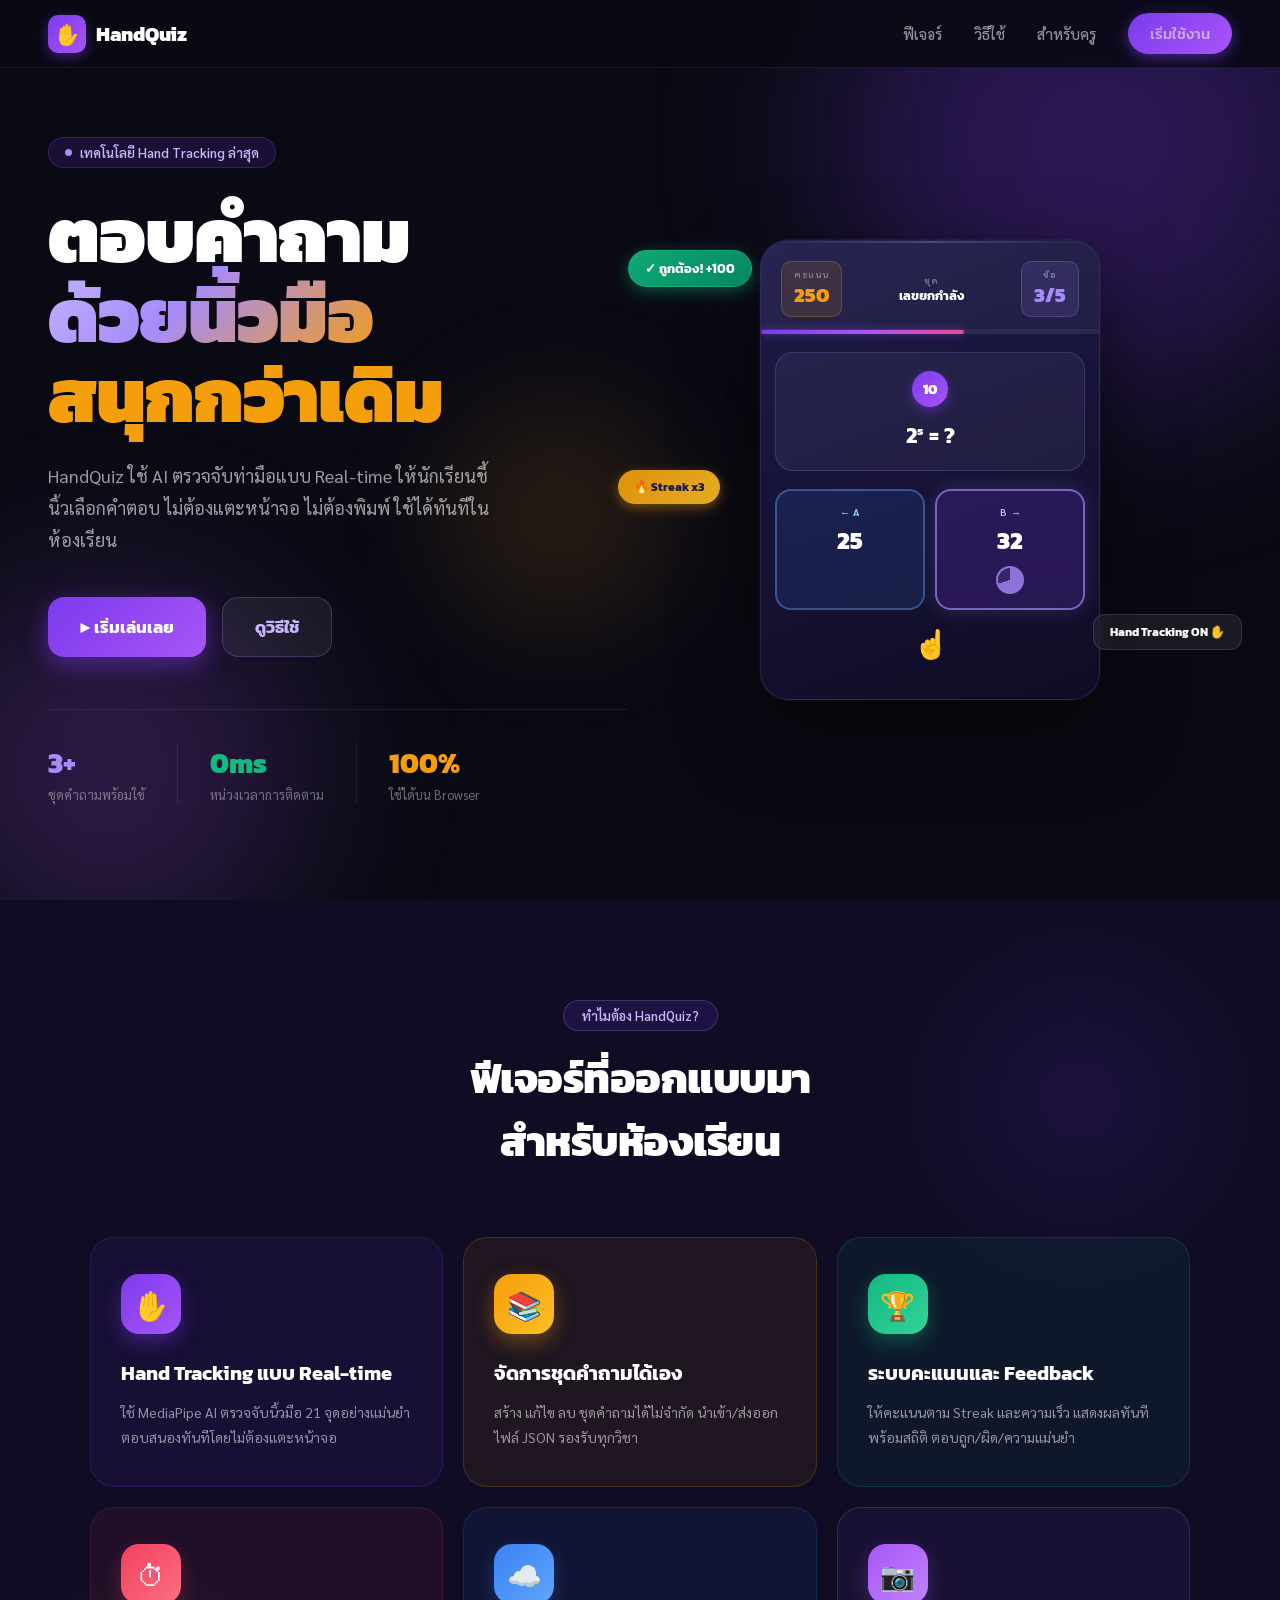
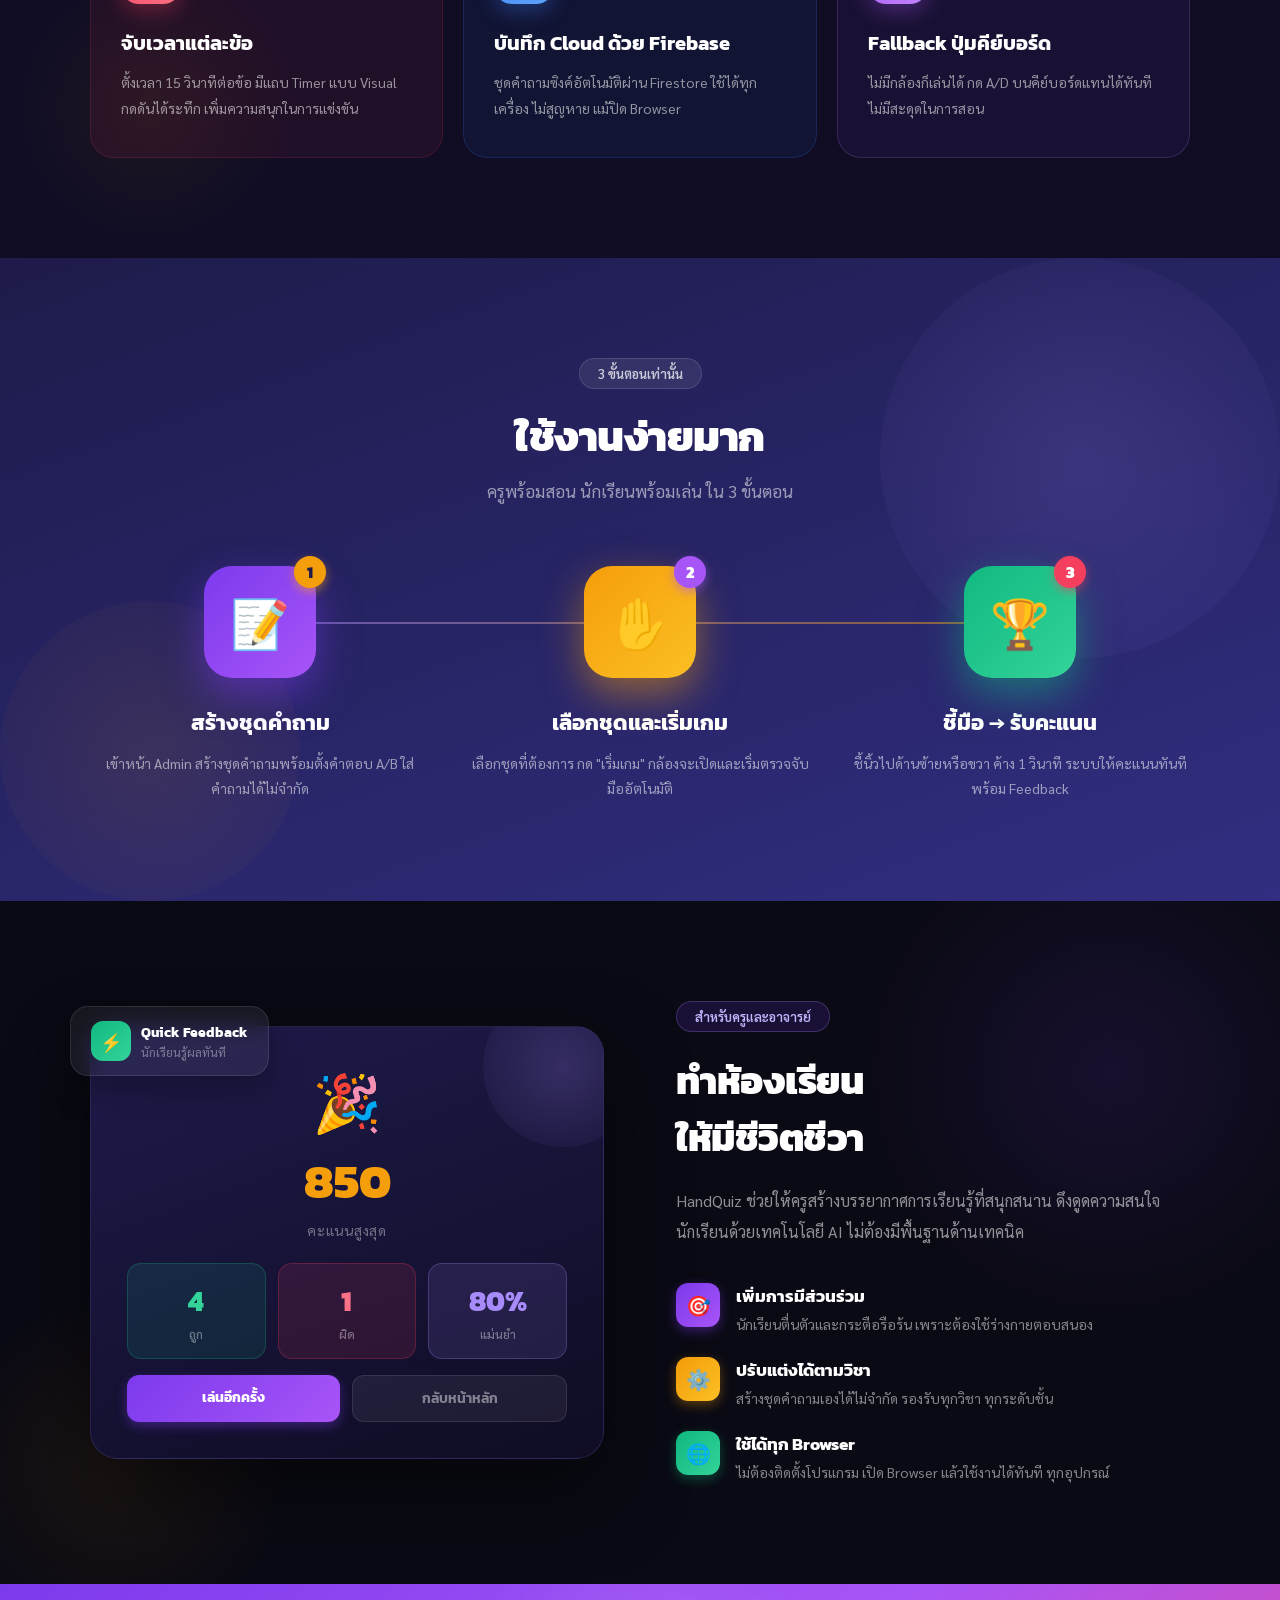
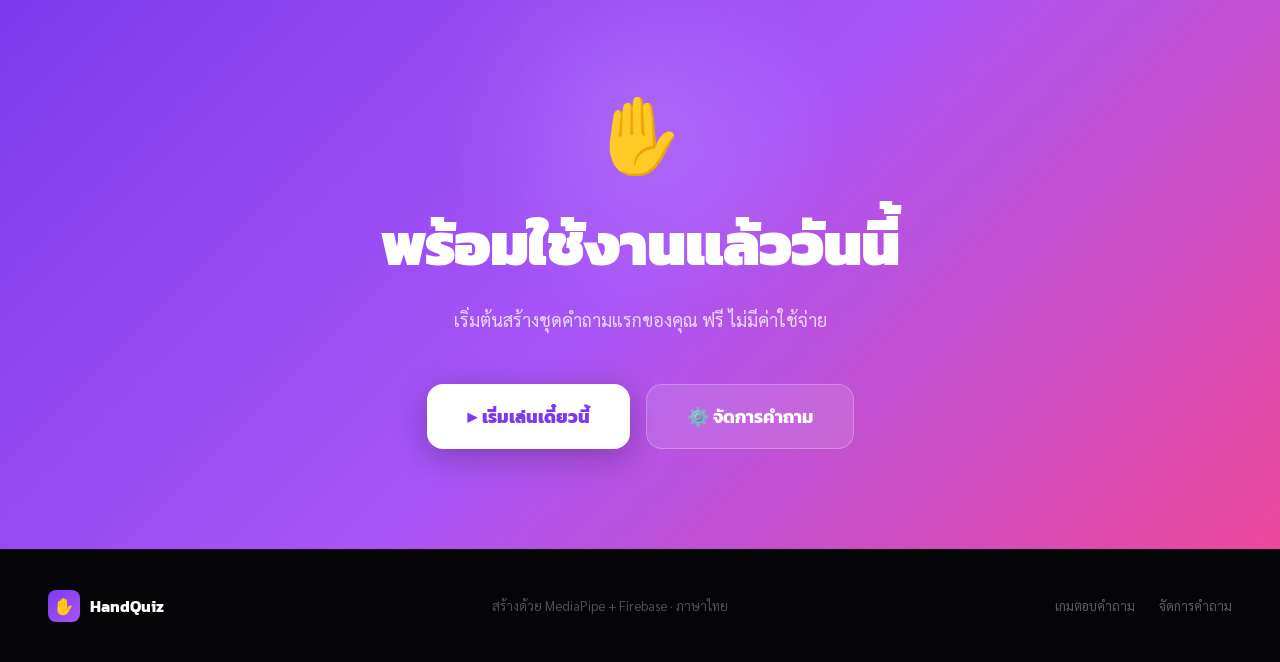
<file: landing.html>
<!DOCTYPE html>
<html lang="th">
<head>
<meta charset="UTF-8">
<meta name="viewport" content="width=device-width, initial-scale=1.0">
<title>HandQuiz — เกมตอบคำถามด้วยนิ้วมือ</title>
<link rel="preconnect" href="https://fonts.googleapis.com">
<link href="https://fonts.googleapis.com/css2?family=Kanit:wght@400;600;700;800;900&family=Sarabun:wght@400;500;600&display=swap" rel="stylesheet">
<style>
  *, *::before, *::after { box-sizing: border-box; margin: 0; padding: 0; }
  html { scroll-behavior: smooth; }
  body { font-family: 'Sarabun', sans-serif; background: #0a0a14; color: #fff; overflow-x: hidden; }

  :root {
    --bg:       #0a0a14;
    --bg2:      #0f0c24;
    --indigo:   #7c3aed;
    --indigo2:  #a855f7;
    --amber:    #f59e0b;
    --lavender: #c4b5fd;
    --lavender2:#a78bfa;
    --muted:    #6b6896;
    --success:  #10b981;
    --danger:   #f43f5e;
    --font-display: 'Kanit', sans-serif;
    --font-ui:      'Sarabun', sans-serif;
  }

  /* ── Animations ── */
  @keyframes float    { 0%,100%{transform:translateY(0) rotate(-2deg);}  50%{transform:translateY(-18px) rotate(2deg);} }
  @keyframes floatB   { 0%,100%{transform:translateY(0);}                50%{transform:translateY(-12px);} }
  @keyframes floatBg  { 0%,100%{transform:translateY(0) scale(1);}       50%{transform:translateY(-20px) scale(1.04);} }
  @keyframes slideUp  { from{opacity:0;transform:translateY(32px);}      to{opacity:1;transform:translateY(0);} }
  @keyframes handDot  { 0%,100%{transform:scale(1);opacity:1;}           50%{transform:scale(1.5);opacity:0.7;} }
  @keyframes scanLine { 0%{top:0;opacity:0.5;}                           100%{top:100%;opacity:0;} }

  /* ── Nav ── */
  nav {
    position: fixed; top: 0; left: 0; right: 0; z-index: 100;
    display: flex; align-items: center; justify-content: space-between;
    padding: 0 48px; height: 68px;
    background: rgba(10,10,20,0.88);
    backdrop-filter: blur(16px); -webkit-backdrop-filter: blur(16px);
    border-bottom: 1px solid rgba(255,255,255,0.07);
  }
  .nav-logo { display: flex; align-items: center; gap: 10px; text-decoration: none; }
  .nav-logo-icon {
    width: 38px; height: 38px;
    background: linear-gradient(135deg,#7c3aed,#a855f7);
    border-radius: 10px; display: flex; align-items: center; justify-content: center;
    font-size: 20px; box-shadow: 0 4px 12px rgba(124,58,237,0.45);
  }
  .nav-logo-text { font-family: var(--font-display); font-weight: 800; font-size: 20px; color: #fff; letter-spacing: -0.3px; }
  .nav-links { display: flex; align-items: center; gap: 32px; }
  .nav-links a { text-decoration: none; color: rgba(255,255,255,0.55); font-weight: 500; font-size: 15px; transition: color 0.15s; }
  .nav-links a:hover { color: #c4b5fd; }
  .nav-cta {
    text-decoration: none;
    background: linear-gradient(135deg,#7c3aed,#a855f7);
    color: #fff; font-family: var(--font-display); font-weight: 600; font-size: 15px;
    padding: 9px 22px; border-radius: 50px; box-shadow: 0 4px 14px rgba(124,58,237,0.5);
    transition: transform 0.15s, box-shadow 0.15s;
  }
  .nav-cta:hover { transform: translateY(-1px); box-shadow: 0 6px 20px rgba(124,58,237,0.6); }

  /* ── Hero ── */
  .hero {
    min-height: 100vh; display: flex; align-items: center;
    padding: 100px 48px 60px; position: relative; overflow: hidden;
    background: var(--bg);
  }
  .hero-orb1 {
    position: absolute; top: -120px; right: -80px; width: 520px; height: 520px;
    background: rgba(124,58,237,0.28); border-radius: 50%; filter: blur(90px);
    pointer-events: none; animation: floatBg 9s ease-in-out infinite;
  }
  .hero-orb2 {
    position: absolute; bottom: -60px; left: -80px; width: 380px; height: 380px;
    background: rgba(168,85,247,0.2); border-radius: 50%; filter: blur(80px);
    pointer-events: none; animation: floatBg 7s ease-in-out infinite 1s;
  }
  .hero-orb3 {
    position: absolute; top: 45%; left: 35%; width: 220px; height: 220px;
    background: rgba(245,158,11,0.12); border-radius: 50%; filter: blur(60px);
    pointer-events: none; animation: floatBg 6s ease-in-out infinite 0.5s;
  }
  .hero-left {
    flex: 1; max-width: 580px; position: relative; z-index: 1;
    animation: slideUp 0.8s ease both;
  }
  .hero-badge {
    display: inline-flex; align-items: center; gap: 8px;
    background: rgba(124,58,237,0.15); border: 1px solid rgba(124,58,237,0.3);
    border-radius: 50px; padding: 6px 16px; margin-bottom: 28px;
  }
  .hero-badge-dot {
    width: 7px; height: 7px; background: #a78bfa; border-radius: 50%;
    animation: handDot 1.5s ease-in-out infinite;
  }
  .hero-badge span { font-size: 13px; font-weight: 600; color: #c4b5fd; }
  .hero-h1 {
    font-family: var(--font-display); font-weight: 900;
    font-size: clamp(48px,6vw,76px); line-height: 1.05;
    color: #fff; letter-spacing: -1px; margin-bottom: 24px;
  }
  .hero-h1 .gradient-text {
    background: linear-gradient(135deg,#c4b5fd 0%,#a78bfa 40%,#f59e0b 100%);
    -webkit-background-clip: text; -webkit-text-fill-color: transparent; background-clip: text;
  }
  .hero-h1 .amber-text { color: #f59e0b; -webkit-text-fill-color: #f59e0b; }
  .hero-sub { font-size: 18px; line-height: 1.8; color: rgba(255,255,255,0.6); margin-bottom: 40px; max-width: 460px; }
  .hero-buttons { display: flex; gap: 16px; flex-wrap: wrap; }
  .btn-primary {
    display: inline-flex; align-items: center; gap: 10px;
    background: linear-gradient(135deg,#7c3aed,#a855f7); color: #fff;
    font-family: var(--font-display); font-weight: 700; font-size: 17px;
    padding: 16px 32px; border-radius: 16px; text-decoration: none;
    box-shadow: 0 8px 24px rgba(124,58,237,0.5); transition: transform 0.18s, box-shadow 0.18s;
  }
  .btn-primary:hover { transform: translateY(-2px); box-shadow: 0 12px 32px rgba(124,58,237,0.6); }
  .btn-ghost {
    display: inline-flex; align-items: center; gap: 10px;
    background: rgba(255,255,255,0.06); color: #c4b5fd;
    font-family: var(--font-display); font-weight: 700; font-size: 17px;
    padding: 16px 32px; border-radius: 16px; text-decoration: none;
    border: 1.5px solid rgba(167,139,250,0.25); transition: all 0.18s;
  }
  .btn-ghost:hover { background: rgba(124,58,237,0.15); border-color: rgba(167,139,250,0.5); }
  .hero-stats {
    display: flex; gap: 32px; margin-top: 52px; padding-top: 32px;
    border-top: 1px solid rgba(255,255,255,0.07);
  }
  .hero-stat-num { font-family: var(--font-display); font-weight: 800; font-size: 28px; }
  .hero-stat-label { font-size: 13px; color: rgba(255,255,255,0.4); margin-top: 2px; }
  .hero-divider { width: 1px; background: rgba(255,255,255,0.08); }
  .hero-right {
    flex: 1; display: flex; justify-content: center; align-items: center;
    position: relative; min-height: 520px; z-index: 1;
  }

  /* ── Game Mockup Card ── */
  .mockup-card {
    width: 340px; height: 460px;
    background: linear-gradient(160deg,#1e1b4b 0%,#0f0c24 100%);
    border: 1px solid rgba(167,139,250,0.15); border-radius: 28px;
    box-shadow: 0 32px 80px rgba(0,0,0,0.6), 0 0 0 1px rgba(255,255,255,0.04);
    position: relative; overflow: hidden;
    animation: floatB 4s ease-in-out infinite;
  }
  .mockup-scanline {
    position: absolute; left: 0; right: 0; height: 2px;
    background: linear-gradient(90deg,transparent,rgba(167,139,250,0.3),transparent);
    animation: scanLine 4s linear infinite; pointer-events: none; z-index: 1;
  }
  .mockup-hud {
    display: flex; justify-content: space-between; align-items: center;
    padding: 20px 20px 12px; background: rgba(255,255,255,0.04);
    border-bottom: 1px solid rgba(255,255,255,0.05);
  }
  .mockup-hud-item {
    border-radius: 10px; padding: 6px 12px; text-align: center;
  }
  .mockup-hud-item.score { background: rgba(245,158,11,0.12); border: 1px solid rgba(245,158,11,0.25); }
  .mockup-hud-item.progress { background: rgba(167,139,250,0.12); border: 1px solid rgba(167,139,250,0.25); }
  .mockup-hud-label { font-size: 9px; color: rgba(255,255,255,0.4); font-weight: 600; letter-spacing: 1px; }
  .mockup-hud-value { font-family: var(--font-display); font-weight: 800; font-size: 20px; }
  .mockup-hud-item.score .mockup-hud-value { color: #f59e0b; }
  .mockup-hud-item.progress .mockup-hud-value { color: #a78bfa; }
  .mockup-timer-bar { height: 4px; background: rgba(255,255,255,0.08); }
  .mockup-timer-fill {
    height: 100%; width: 60%;
    background: linear-gradient(90deg,#7c3aed,#a855f7,#ec4899);
    border-radius: 2px; box-shadow: 0 0 8px rgba(168,85,247,0.5);
  }
  .mockup-q-card {
    margin: 18px 14px;
    background: rgba(255,255,255,0.05); border: 1px solid rgba(167,139,250,0.2);
    border-radius: 18px; padding: 18px 14px; text-align: center;
  }
  .mockup-q-timer {
    width: 36px; height: 36px;
    background: linear-gradient(135deg,#7c3aed,#a855f7); border-radius: 50%;
    display: flex; align-items: center; justify-content: center;
    margin: 0 auto 12px; font-family: var(--font-display); font-weight: 800;
    font-size: 14px; color: #fff; box-shadow: 0 4px 12px rgba(124,58,237,0.5);
  }
  .mockup-q-text { font-family: var(--font-display); font-weight: 700; font-size: 22px; color: #fff; }
  .mockup-zones { display: flex; gap: 10px; padding: 0 14px; }
  .mockup-zone {
    flex: 1; border-radius: 16px; padding: 14px 10px; text-align: center;
  }
  .mockup-zone.left { background: rgba(59,130,246,0.12); border: 2px solid rgba(96,165,250,0.4); }
  .mockup-zone.right {
    background: rgba(124,58,237,0.2); border: 2px solid rgba(167,139,250,0.65);
    box-shadow: 0 0 20px rgba(167,139,250,0.2);
  }
  .mockup-zone-label { font-size: 10px; font-weight: 700; letter-spacing: 1px; margin-bottom: 5px; }
  .mockup-zone.left .mockup-zone-label { color: #93c5fd; }
  .mockup-zone.right .mockup-zone-label { color: #c4b5fd; }
  .mockup-zone-ans { font-family: var(--font-display); font-weight: 800; font-size: 24px; color: #fff; }
  .mockup-hand { text-align: center; margin-top: 14px; font-size: 28px; animation: float 2s ease-in-out infinite; }
  .mockup-badge {
    position: absolute; font-family: var(--font-display); font-weight: 700; font-size: 13px;
    padding: 8px 16px; border-radius: 50px;
  }
  .badge-correct {
    top: 40px; left: 0;
    background: linear-gradient(135deg,rgba(16,185,129,0.9),rgba(5,150,105,0.9));
    color: #fff; border: 1px solid rgba(52,211,153,0.3);
    box-shadow: 0 4px 16px rgba(16,185,129,0.4);
    animation: floatB 3s ease-in-out infinite 0.5s;
  }
  .badge-hand {
    bottom: 80px; right: -10px; font-size: 12px;
    background: rgba(255,255,255,0.07); border: 1px solid rgba(255,255,255,0.12);
    color: #fff; backdrop-filter: blur(8px); border-radius: 12px;
    animation: floatB 3.5s ease-in-out infinite 1s;
  }
  .badge-streak {
    top: 50%; left: -10px;
    background: linear-gradient(135deg,rgba(245,158,11,0.9),rgba(251,191,36,0.9));
    color: #1e1b4b; font-size: 12px;
    box-shadow: 0 4px 12px rgba(245,158,11,0.4);
    animation: floatB 2.8s ease-in-out infinite 0.2s;
  }

  /* ── Features ── */
  .features {
    padding: 100px 48px; background: var(--bg2); position: relative; overflow: hidden;
  }
  .features-orb1 {
    position: absolute; top: 0; right: 0; width: 400px; height: 400px;
    background: radial-gradient(circle,rgba(124,58,237,0.12),transparent 70%);
    border-radius: 50%; pointer-events: none;
  }
  .features-orb2 {
    position: absolute; bottom: 0; left: 0; width: 300px; height: 300px;
    background: radial-gradient(circle,rgba(245,158,11,0.07),transparent 70%);
    border-radius: 50%; pointer-events: none;
  }
  .section-inner { max-width: 1100px; margin: 0 auto; position: relative; }
  .section-header { text-align: center; margin-bottom: 64px; }
  .section-tag {
    display: inline-flex; align-items: center; gap: 8px;
    background: rgba(124,58,237,0.15); border: 1px solid rgba(167,139,250,0.25);
    border-radius: 50px; padding: 6px 18px; margin-bottom: 16px;
  }
  .section-tag span { font-size: 13px; font-weight: 600; color: #c4b5fd; }
  .section-tag.light { background: rgba(255,255,255,0.08); border-color: rgba(255,255,255,0.12); }
  .section-tag.light span { color: rgba(255,255,255,0.75); }
  .section-h2 {
    font-family: var(--font-display); font-weight: 800; font-size: 42px;
    color: #fff; letter-spacing: -0.5px;
  }
  .section-sub { font-size: 17px; color: rgba(255,255,255,0.55); margin-top: 12px; }
  .feature-grid { display: grid; grid-template-columns: repeat(3,1fr); gap: 20px; }
  .feature-card {
    border-radius: 24px; padding: 36px 30px; position: relative; overflow: hidden;
    transition: transform 0.18s, background 0.18s, border-color 0.18s;
  }
  .feature-card:hover { transform: translateY(-3px); }
  .feature-card.indigo { background: rgba(124,58,237,0.08); border: 1px solid rgba(124,58,237,0.2); }
  .feature-card.indigo:hover { background: rgba(124,58,237,0.14); border-color: rgba(167,139,250,0.35); }
  .feature-card.amber { background: rgba(245,158,11,0.07); border: 1px solid rgba(245,158,11,0.18); }
  .feature-card.amber:hover { background: rgba(245,158,11,0.12); border-color: rgba(245,158,11,0.35); }
  .feature-card.green { background: rgba(16,185,129,0.07); border: 1px solid rgba(16,185,129,0.18); }
  .feature-card.green:hover { background: rgba(16,185,129,0.12); border-color: rgba(52,211,153,0.35); }
  .feature-card.red { background: rgba(244,63,94,0.07); border: 1px solid rgba(244,63,94,0.15); }
  .feature-card.red:hover { background: rgba(244,63,94,0.12); border-color: rgba(244,63,94,0.3); }
  .feature-card.blue { background: rgba(59,130,246,0.07); border: 1px solid rgba(59,130,246,0.18); }
  .feature-card.blue:hover { background: rgba(59,130,246,0.12); border-color: rgba(96,165,250,0.35); }
  .feature-card.purple { background: rgba(168,85,247,0.07); border: 1px solid rgba(192,132,252,0.18); }
  .feature-card.purple:hover { background: rgba(168,85,247,0.12); border-color: rgba(192,132,252,0.35); }
  .feature-icon {
    width: 60px; height: 60px; border-radius: 18px;
    display: flex; align-items: center; justify-content: center;
    font-size: 28px; margin-bottom: 24px;
  }
  .feature-icon.indigo { background: linear-gradient(135deg,#7c3aed,#a855f7); box-shadow: 0 8px 20px rgba(124,58,237,0.4); }
  .feature-icon.amber  { background: linear-gradient(135deg,#f59e0b,#fbbf24); box-shadow: 0 8px 20px rgba(245,158,11,0.35); }
  .feature-icon.green  { background: linear-gradient(135deg,#10b981,#34d399); box-shadow: 0 8px 20px rgba(16,185,129,0.35); }
  .feature-icon.red    { background: linear-gradient(135deg,#f43f5e,#fb7185); box-shadow: 0 8px 20px rgba(244,63,94,0.3); }
  .feature-icon.blue   { background: linear-gradient(135deg,#3b82f6,#60a5fa); box-shadow: 0 8px 20px rgba(59,130,246,0.3); }
  .feature-icon.purple { background: linear-gradient(135deg,#a855f7,#c084fc); box-shadow: 0 8px 20px rgba(168,85,247,0.3); }
  .feature-title { font-family: var(--font-display); font-weight: 700; font-size: 20px; color: #fff; margin-bottom: 12px; }
  .feature-desc { font-size: 14px; line-height: 1.8; color: rgba(255,255,255,0.55); }

  /* ── How It Works ── */
  .how {
    padding: 100px 48px;
    background: linear-gradient(160deg,#1e1b4b 0%,#312e81 100%);
    position: relative; overflow: hidden;
  }
  .how-orb1 {
    position: absolute; top: 0; right: 0; width: 400px; height: 400px;
    background: radial-gradient(circle,rgba(167,139,250,0.15),transparent);
    border-radius: 50%; pointer-events: none;
  }
  .how-orb2 {
    position: absolute; bottom: 0; left: 0; width: 300px; height: 300px;
    background: radial-gradient(circle,rgba(245,158,11,0.1),transparent);
    border-radius: 50%; pointer-events: none;
  }
  .steps { display: grid; grid-template-columns: repeat(3,1fr); gap: 40px; position: relative; }
  .steps-connector {
    position: absolute; top: 56px;
    left: calc(16.6% + 20px); right: calc(16.6% + 20px);
    height: 2px; background: linear-gradient(90deg,rgba(167,139,250,0.5),rgba(245,158,11,0.5));
    pointer-events: none;
  }
  .step { text-align: center; position: relative; }
  .step-icon {
    width: 112px; height: 112px; border-radius: 28px;
    display: flex; align-items: center; justify-content: center;
    margin: 0 auto 28px; position: relative; font-size: 48px;
  }
  .step-icon.s1 { background: linear-gradient(135deg,#7c3aed,#a855f7); box-shadow: 0 16px 40px rgba(124,58,237,0.5); }
  .step-icon.s2 { background: linear-gradient(135deg,#f59e0b,#fbbf24); box-shadow: 0 16px 40px rgba(245,158,11,0.5); }
  .step-icon.s3 { background: linear-gradient(135deg,#10b981,#34d399); box-shadow: 0 16px 40px rgba(16,185,129,0.5); }
  .step-num {
    position: absolute; top: -10px; right: -10px;
    width: 32px; height: 32px; border-radius: 50%;
    display: flex; align-items: center; justify-content: center;
    font-family: var(--font-display); font-weight: 800; font-size: 16px;
  }
  .step-num.n1 { background: #f59e0b; color: #1e1b4b; box-shadow: 0 4px 10px rgba(245,158,11,0.5); }
  .step-num.n2 { background: #a855f7; color: #fff; box-shadow: 0 4px 10px rgba(168,85,247,0.5); }
  .step-num.n3 { background: #f43f5e; color: #fff; box-shadow: 0 4px 10px rgba(244,63,94,0.5); }
  .step-title { font-family: var(--font-display); font-weight: 700; font-size: 22px; color: #fff; margin-bottom: 12px; }
  .step-desc { font-size: 14px; line-height: 1.8; color: rgba(255,255,255,0.55); }

  /* ── Teacher ── */
  .teacher { padding: 100px 48px; background: var(--bg); position: relative; overflow: hidden; }
  .teacher-orb1 {
    position: absolute; top: -80px; right: -80px; width: 500px; height: 500px;
    background: radial-gradient(circle,rgba(124,58,237,0.12),transparent 70%);
    border-radius: 50%; pointer-events: none;
  }
  .teacher-orb2 {
    position: absolute; bottom: -60px; left: -60px; width: 350px; height: 350px;
    background: radial-gradient(circle,rgba(245,158,11,0.08),transparent 70%);
    border-radius: 50%; pointer-events: none;
  }
  .teacher-inner {
    max-width: 1100px; margin: 0 auto;
    display: flex; gap: 72px; align-items: center; position: relative;
  }
  .teacher-visual { flex: 1; position: relative; }
  .result-card {
    background: linear-gradient(160deg,#1e1b4b,#0f0c24);
    border: 1px solid rgba(167,139,250,0.15); border-radius: 28px;
    padding: 36px; box-shadow: 0 32px 80px rgba(0,0,0,0.5); position: relative; overflow: hidden;
  }
  .result-card-orb {
    position: absolute; top: -40px; right: -40px; width: 160px; height: 160px;
    background: radial-gradient(circle,rgba(167,139,250,0.2),transparent);
    border-radius: 50%;
  }
  .result-emoji { font-size: 56px; margin-bottom: 8px; display: block; text-align: center; }
  .result-score { font-family: var(--font-display); font-weight: 800; font-size: 48px; color: #f59e0b; text-align: center; }
  .result-label { font-size: 14px; color: rgba(255,255,255,0.4); text-align: center; margin-top: 4px; letter-spacing: 0.05em; }
  .result-stats { display: grid; grid-template-columns: repeat(3,1fr); gap: 12px; margin-top: 24px; }
  .result-stat {
    border-radius: 14px; padding: 16px; text-align: center;
    font-family: var(--font-display); font-weight: 800; font-size: 28px;
  }
  .result-stat.correct { background: rgba(16,185,129,0.12); border: 1px solid rgba(16,185,129,0.25); color: #34d399; }
  .result-stat.wrong   { background: rgba(244,63,94,0.12);   border: 1px solid rgba(244,63,94,0.25);   color: #fb7185; }
  .result-stat.pct     { background: rgba(167,139,250,0.12); border: 1px solid rgba(167,139,250,0.25); color: #a78bfa; }
  .result-stat-label { font-size: 12px; color: rgba(255,255,255,0.4); margin-top: 4px; font-weight: 500; font-family: var(--font-ui); }
  .result-actions { display: flex; gap: 12px; margin-top: 16px; }
  .result-btn-main {
    flex: 1; background: linear-gradient(135deg,#7c3aed,#a855f7); border-radius: 12px;
    padding: 12px; text-align: center; font-family: var(--font-display);
    font-weight: 700; font-size: 14px; color: #fff; box-shadow: 0 4px 12px rgba(124,58,237,0.4);
    cursor: pointer;
  }
  .result-btn-sec {
    flex: 1; background: rgba(255,255,255,0.06); border: 1px solid rgba(255,255,255,0.1);
    border-radius: 12px; padding: 12px; text-align: center;
    font-family: var(--font-display); font-weight: 600; font-size: 14px;
    color: rgba(255,255,255,0.45); cursor: pointer;
  }
  .teacher-float-badge {
    position: absolute; top: -20px; left: -20px;
    background: rgba(255,255,255,0.06); border: 1px solid rgba(255,255,255,0.1);
    backdrop-filter: blur(12px); border-radius: 18px; padding: 14px 20px;
    box-shadow: 0 12px 32px rgba(0,0,0,0.3); display: flex; align-items: center; gap: 10px;
  }
  .teacher-float-icon {
    width: 40px; height: 40px; background: linear-gradient(135deg,#10b981,#34d399);
    border-radius: 12px; display: flex; align-items: center; justify-content: center; font-size: 18px;
  }
  .teacher-float-title { font-family: var(--font-display); font-weight: 700; font-size: 14px; color: #fff; }
  .teacher-float-sub { font-size: 12px; color: rgba(255,255,255,0.4); margin-top: 1px; }
  .teacher-copy { flex: 1; }
  .teacher-tag {
    display: inline-flex; align-items: center; gap: 8px;
    background: rgba(124,58,237,0.15); border: 1px solid rgba(167,139,250,0.25);
    border-radius: 50px; padding: 6px 18px; margin-bottom: 20px;
  }
  .teacher-tag span { font-size: 13px; font-weight: 600; color: #c4b5fd; }
  .teacher-h2 {
    font-family: var(--font-display); font-weight: 800; font-size: 38px;
    color: #fff; letter-spacing: -0.5px; margin-bottom: 20px;
  }
  .teacher-sub { font-size: 16px; line-height: 1.9; color: rgba(255,255,255,0.55); margin-bottom: 36px; }
  .teacher-points { display: flex; flex-direction: column; gap: 20px; }
  .teacher-point { display: flex; align-items: flex-start; gap: 16px; }
  .teacher-point-icon {
    width: 44px; height: 44px; flex-shrink: 0; border-radius: 12px;
    display: flex; align-items: center; justify-content: center; font-size: 20px;
  }
  .teacher-point-icon.indigo { background: linear-gradient(135deg,#7c3aed,#a855f7); box-shadow: 0 4px 12px rgba(124,58,237,0.4); }
  .teacher-point-icon.amber  { background: linear-gradient(135deg,#f59e0b,#fbbf24); box-shadow: 0 4px 12px rgba(245,158,11,0.35); }
  .teacher-point-icon.green  { background: linear-gradient(135deg,#10b981,#34d399); box-shadow: 0 4px 12px rgba(16,185,129,0.35); }
  .teacher-point-title { font-family: var(--font-display); font-weight: 700; font-size: 17px; color: #fff; margin-bottom: 4px; }
  .teacher-point-desc { font-size: 14px; line-height: 1.7; color: rgba(255,255,255,0.5); }

  /* ── CTA ── */
  .cta {
    padding: 100px 48px;
    background: linear-gradient(135deg,#7c3aed 0%,#a855f7 50%,#ec4899 100%);
    position: relative; overflow: hidden; text-align: center;
  }
  .cta-dots {
    position: absolute; inset: 0;
    background-image: radial-gradient(circle,rgba(255,255,255,0.06) 1px,transparent 1px);
    background-size: 32px 32px; pointer-events: none;
  }
  .cta-orb {
    position: absolute; top: -60px; left: 50%; transform: translateX(-50%);
    width: 400px; height: 400px;
    background: radial-gradient(circle,rgba(255,255,255,0.12),transparent 70%);
    border-radius: 50%; pointer-events: none;
  }
  .cta-inner { position: relative; }
  .cta-emoji { font-size: 72px; margin-bottom: 20px; animation: float 3s ease-in-out infinite; display: block; }
  .cta-h2 {
    font-family: var(--font-display); font-weight: 900;
    font-size: clamp(36px,5vw,60px); color: #fff; letter-spacing: -1px; margin-bottom: 16px;
  }
  .cta-sub {
    font-size: 18px; color: rgba(255,255,255,0.75); margin-bottom: 48px;
    max-width: 500px; margin-left: auto; margin-right: auto; line-height: 1.7;
  }
  .cta-buttons { display: flex; gap: 16px; justify-content: center; flex-wrap: wrap; }
  .cta-btn-main {
    display: inline-flex; align-items: center; gap: 10px;
    background: #fff; color: #7c3aed; font-family: var(--font-display);
    font-weight: 800; font-size: 18px; padding: 18px 40px; border-radius: 16px;
    text-decoration: none; box-shadow: 0 8px 32px rgba(0,0,0,0.25);
    transition: transform 0.18s, box-shadow 0.18s;
  }
  .cta-btn-main:hover { transform: translateY(-2px); box-shadow: 0 12px 40px rgba(0,0,0,0.3); }
  .cta-btn-sec {
    display: inline-flex; align-items: center; gap: 10px;
    background: rgba(255,255,255,0.12); color: #fff; font-family: var(--font-display);
    font-weight: 700; font-size: 18px; padding: 18px 40px; border-radius: 16px;
    text-decoration: none; border: 1.5px solid rgba(255,255,255,0.25);
    backdrop-filter: blur(8px); transition: background 0.18s;
  }
  .cta-btn-sec:hover { background: rgba(255,255,255,0.2); }

  /* ── Footer ── */
  footer {
    padding: 40px 48px; background: #050508;
    display: flex; align-items: center; justify-content: space-between;
    border-top: 1px solid rgba(255,255,255,0.06);
  }
  .footer-logo { display: flex; align-items: center; gap: 10px; }
  .footer-logo-icon {
    width: 32px; height: 32px; background: linear-gradient(135deg,#7c3aed,#a855f7);
    border-radius: 8px; display: flex; align-items: center; justify-content: center; font-size: 16px;
  }
  .footer-logo-text { font-family: var(--font-display); font-weight: 700; font-size: 16px; color: #fff; }
  .footer-copy { font-size: 13px; color: rgba(255,255,255,0.3); }
  .footer-links { display: flex; gap: 24px; }
  .footer-links a { font-size: 13px; color: rgba(255,255,255,0.35); text-decoration: none; transition: color 0.15s; }
  .footer-links a:hover { color: #c4b5fd; }

  /* ── Responsive ── */
  @media (max-width: 900px) {
    nav { padding: 0 24px; }
    .nav-links { display: none; }
    .hero { flex-direction: column; padding: 100px 24px 60px; }
    .hero-right { min-height: 400px; }
    .feature-grid { grid-template-columns: 1fr 1fr; }
    .steps { grid-template-columns: 1fr; }
    .steps-connector { display: none; }
    .teacher-inner { flex-direction: column; gap: 40px; }
    footer { flex-direction: column; gap: 16px; text-align: center; }
  }
  @media (max-width: 600px) {
    .feature-grid { grid-template-columns: 1fr; }
    .hero { padding: 100px 20px 60px; }
    .features, .how, .teacher, .cta { padding: 60px 24px; }
  }
  @media (prefers-reduced-motion: reduce) {
    *, *::before, *::after { animation: none !important; transition: none !important; }
  }
</style>
</head>
<body>

<!-- ===== NAV ===== -->
<nav>
  <a class="nav-logo" href="#">
    <div class="nav-logo-icon">✋</div>
    <span class="nav-logo-text">HandQuiz</span>
  </a>
  <div class="nav-links">
    <a href="#features">ฟีเจอร์</a>
    <a href="#how">วิธีใช้</a>
    <a href="#teacher">สำหรับครู</a>
    <a href="index.html" class="nav-cta">เริ่มใช้งาน</a>
  </div>
</nav>

<!-- ===== HERO ===== -->
<section class="hero">
  <div class="hero-orb1"></div>
  <div class="hero-orb2"></div>
  <div class="hero-orb3"></div>

  <!-- Left: Copy -->
  <div class="hero-left">
    <div class="hero-badge">
      <div class="hero-badge-dot"></div>
      <span>เทคโนโลยี Hand Tracking ล่าสุด</span>
    </div>
    <h1 class="hero-h1">
      ตอบคำถาม<br>
      <span class="gradient-text">ด้วยนิ้วมือ</span><br>
      <span class="amber-text">สนุกกว่าเดิม</span>
    </h1>
    <p class="hero-sub">HandQuiz ใช้ AI ตรวจจับท่ามือแบบ Real-time ให้นักเรียนชี้นิ้วเลือกคำตอบ ไม่ต้องแตะหน้าจอ ไม่ต้องพิมพ์ ใช้ได้ทันทีในห้องเรียน</p>
    <div class="hero-buttons">
      <a href="index.html" class="btn-primary">▶ เริ่มเล่นเลย</a>
      <a href="#how" class="btn-ghost">ดูวิธีใช้</a>
    </div>
    <div class="hero-stats">
      <div>
        <div class="hero-stat-num" style="color:#a78bfa;">3+</div>
        <div class="hero-stat-label">ชุดคำถามพร้อมใช้</div>
      </div>
      <div class="hero-divider"></div>
      <div>
        <div class="hero-stat-num" style="color:#10b981;">0ms</div>
        <div class="hero-stat-label">หน่วงเวลาการติดตาม</div>
      </div>
      <div class="hero-divider"></div>
      <div>
        <div class="hero-stat-num" style="color:#f59e0b;">100%</div>
        <div class="hero-stat-label">ใช้ได้บน Browser</div>
      </div>
    </div>
  </div>

  <!-- Right: Game Mockup -->
  <div class="hero-right">
    <div class="mockup-card">
      <div class="mockup-scanline"></div>
      <div class="mockup-hud">
        <div class="mockup-hud-item score">
          <div class="mockup-hud-label">คะแนน</div>
          <div class="mockup-hud-value">250</div>
        </div>
        <div style="text-align:center;">
          <div class="mockup-hud-label" style="font-size:9px;color:rgba(255,255,255,0.4);font-weight:600;letter-spacing:1px;">ชุด</div>
          <div style="font-family:var(--font-display);font-weight:700;font-size:13px;color:#fff;">เลขยกกำลัง</div>
        </div>
        <div class="mockup-hud-item progress">
          <div class="mockup-hud-label">ข้อ</div>
          <div class="mockup-hud-value">3/5</div>
        </div>
      </div>
      <div class="mockup-timer-bar"><div class="mockup-timer-fill"></div></div>
      <div class="mockup-q-card">
        <div class="mockup-q-timer">10</div>
        <div class="mockup-q-text">2⁵ = ?</div>
      </div>
      <div class="mockup-zones">
        <div class="mockup-zone left">
          <div class="mockup-zone-label">← A</div>
          <div class="mockup-zone-ans">25</div>
        </div>
        <div class="mockup-zone right">
          <div class="mockup-zone-label">B →</div>
          <div class="mockup-zone-ans">32</div>
          <div style="width:28px;height:28px;border-radius:50%;border:2.5px solid #a78bfa;margin:8px auto 0;background:conic-gradient(#a78bfa 70%,rgba(167,139,250,0.15) 70%);opacity:0.8;"></div>
        </div>
      </div>
      <div class="mockup-hand">☝️</div>
    </div>
    <div class="mockup-badge badge-correct">✓ ถูกต้อง! +100</div>
    <div class="mockup-badge badge-hand">Hand Tracking ON ✋</div>
    <div class="mockup-badge badge-streak">🔥 Streak x3</div>
  </div>
</section>

<!-- ===== FEATURES ===== -->
<section class="features" id="features">
  <div class="features-orb1"></div>
  <div class="features-orb2"></div>
  <div class="section-inner">
    <div class="section-header">
      <div class="section-tag"><span>ทำไมต้อง HandQuiz?</span></div>
      <h2 class="section-h2">ฟีเจอร์ที่ออกแบบมา<br>สำหรับห้องเรียน</h2>
    </div>
    <div class="feature-grid">
      <div class="feature-card indigo">
        <div class="feature-icon indigo">✋</div>
        <h3 class="feature-title">Hand Tracking แบบ Real-time</h3>
        <p class="feature-desc">ใช้ MediaPipe AI ตรวจจับนิ้วมือ 21 จุดอย่างแม่นยำ ตอบสนองทันทีโดยไม่ต้องแตะหน้าจอ</p>
      </div>
      <div class="feature-card amber">
        <div class="feature-icon amber">📚</div>
        <h3 class="feature-title">จัดการชุดคำถามได้เอง</h3>
        <p class="feature-desc">สร้าง แก้ไข ลบ ชุดคำถามได้ไม่จำกัด นำเข้า/ส่งออกไฟล์ JSON รองรับทุกวิชา</p>
      </div>
      <div class="feature-card green">
        <div class="feature-icon green">🏆</div>
        <h3 class="feature-title">ระบบคะแนนและ Feedback</h3>
        <p class="feature-desc">ให้คะแนนตาม Streak และความเร็ว แสดงผลทันทีพร้อมสถิติ ตอบถูก/ผิด/ความแม่นยำ</p>
      </div>
      <div class="feature-card red">
        <div class="feature-icon red">⏱</div>
        <h3 class="feature-title">จับเวลาแต่ละข้อ</h3>
        <p class="feature-desc">ตั้งเวลา 15 วินาทีต่อข้อ มีแถบ Timer แบบ Visual กดดันได้ระทึก เพิ่มความสนุกในการแข่งขัน</p>
      </div>
      <div class="feature-card blue">
        <div class="feature-icon blue">☁️</div>
        <h3 class="feature-title">บันทึก Cloud ด้วย Firebase</h3>
        <p class="feature-desc">ชุดคำถามซิงค์อัตโนมัติผ่าน Firestore ใช้ได้ทุกเครื่อง ไม่สูญหาย แม้ปิด Browser</p>
      </div>
      <div class="feature-card purple">
        <div class="feature-icon purple">📷</div>
        <h3 class="feature-title">Fallback ปุ่มคีย์บอร์ด</h3>
        <p class="feature-desc">ไม่มีกล้องก็เล่นได้ กด A/D บนคีย์บอร์ดแทนได้ทันที ไม่มีสะดุดในการสอน</p>
      </div>
    </div>
  </div>
</section>

<!-- ===== HOW IT WORKS ===== -->
<section class="how" id="how">
  <div class="how-orb1"></div>
  <div class="how-orb2"></div>
  <div class="section-inner">
    <div class="section-header">
      <div class="section-tag light"><span>3 ขั้นตอนเท่านั้น</span></div>
      <h2 class="section-h2">ใช้งานง่ายมาก</h2>
      <p class="section-sub">ครูพร้อมสอน นักเรียนพร้อมเล่น ใน 3 ขั้นตอน</p>
    </div>
    <div class="steps">
      <div class="steps-connector"></div>
      <div class="step">
        <div class="step-icon s1">📝<span class="step-num n1">1</span></div>
        <h3 class="step-title">สร้างชุดคำถาม</h3>
        <p class="step-desc">เข้าหน้า Admin สร้างชุดคำถามพร้อมตั้งคำตอบ A/B ใส่คำถามได้ไม่จำกัด</p>
      </div>
      <div class="step">
        <div class="step-icon s2">✋<span class="step-num n2">2</span></div>
        <h3 class="step-title">เลือกชุดและเริ่มเกม</h3>
        <p class="step-desc">เลือกชุดที่ต้องการ กด "เริ่มเกม" กล้องจะเปิดและเริ่มตรวจจับมืออัตโนมัติ</p>
      </div>
      <div class="step">
        <div class="step-icon s3">🏆<span class="step-num n3">3</span></div>
        <h3 class="step-title">ชี้มือ → รับคะแนน</h3>
        <p class="step-desc">ชี้นิ้วไปด้านซ้ายหรือขวา ค้าง 1 วินาที ระบบให้คะแนนทันทีพร้อม Feedback</p>
      </div>
    </div>
  </div>
</section>

<!-- ===== FOR TEACHERS ===== -->
<section class="teacher" id="teacher">
  <div class="teacher-orb1"></div>
  <div class="teacher-orb2"></div>
  <div class="teacher-inner">
    <div class="teacher-visual">
      <div class="result-card">
        <div class="result-card-orb"></div>
        <span class="result-emoji">🎉</span>
        <div class="result-score">850</div>
        <div class="result-label">คะแนนสูงสุด</div>
        <div class="result-stats">
          <div class="result-stat correct"><div>4</div><div class="result-stat-label">ถูก</div></div>
          <div class="result-stat wrong"><div>1</div><div class="result-stat-label">ผิด</div></div>
          <div class="result-stat pct"><div>80%</div><div class="result-stat-label">แม่นยำ</div></div>
        </div>
        <div class="result-actions">
          <div class="result-btn-main">เล่นอีกครั้ง</div>
          <div class="result-btn-sec">กลับหน้าหลัก</div>
        </div>
      </div>
      <div class="teacher-float-badge">
        <div class="teacher-float-icon">⚡</div>
        <div>
          <div class="teacher-float-title">Quick Feedback</div>
          <div class="teacher-float-sub">นักเรียนรู้ผลทันที</div>
        </div>
      </div>
    </div>
    <div class="teacher-copy">
      <div class="teacher-tag"><span>สำหรับครูและอาจารย์</span></div>
      <h2 class="teacher-h2">ทำห้องเรียน<br>ให้มีชีวิตชีวา</h2>
      <p class="teacher-sub">HandQuiz ช่วยให้ครูสร้างบรรยากาศการเรียนรู้ที่สนุกสนาน ดึงดูดความสนใจนักเรียนด้วยเทคโนโลยี AI ไม่ต้องมีพื้นฐานด้านเทคนิค</p>
      <div class="teacher-points">
        <div class="teacher-point">
          <div class="teacher-point-icon indigo">🎯</div>
          <div>
            <div class="teacher-point-title">เพิ่มการมีส่วนร่วม</div>
            <div class="teacher-point-desc">นักเรียนตื่นตัวและกระตือรือร้น เพราะต้องใช้ร่างกายตอบสนอง</div>
          </div>
        </div>
        <div class="teacher-point">
          <div class="teacher-point-icon amber">⚙️</div>
          <div>
            <div class="teacher-point-title">ปรับแต่งได้ตามวิชา</div>
            <div class="teacher-point-desc">สร้างชุดคำถามเองได้ไม่จำกัด รองรับทุกวิชา ทุกระดับชั้น</div>
          </div>
        </div>
        <div class="teacher-point">
          <div class="teacher-point-icon green">🌐</div>
          <div>
            <div class="teacher-point-title">ใช้ได้ทุก Browser</div>
            <div class="teacher-point-desc">ไม่ต้องติดตั้งโปรแกรม เปิด Browser แล้วใช้งานได้ทันที ทุกอุปกรณ์</div>
          </div>
        </div>
      </div>
    </div>
  </div>
</section>

<!-- ===== CTA ===== -->
<section class="cta">
  <div class="cta-dots"></div>
  <div class="cta-orb"></div>
  <div class="cta-inner">
    <span class="cta-emoji">✋</span>
    <h2 class="cta-h2">พร้อมใช้งานแล้ววันนี้</h2>
    <p class="cta-sub">เริ่มต้นสร้างชุดคำถามแรกของคุณ ฟรี ไม่มีค่าใช้จ่าย</p>
    <div class="cta-buttons">
      <a href="index.html" class="cta-btn-main">▶ เริ่มเล่นเดี๋ยวนี้</a>
      <a href="admin.html" class="cta-btn-sec">⚙️ จัดการคำถาม</a>
    </div>
  </div>
</section>

<!-- ===== FOOTER ===== -->
<footer>
  <div class="footer-logo">
    <div class="footer-logo-icon">✋</div>
    <span class="footer-logo-text">HandQuiz</span>
  </div>
  <div class="footer-copy">สร้างด้วย MediaPipe + Firebase · ภาษาไทย</div>
  <div class="footer-links">
    <a href="index.html">เกมตอบคำถาม</a>
    <a href="admin.html">จัดการคำถาม</a>
  </div>
</footer>

</body>
</html>
</file>
